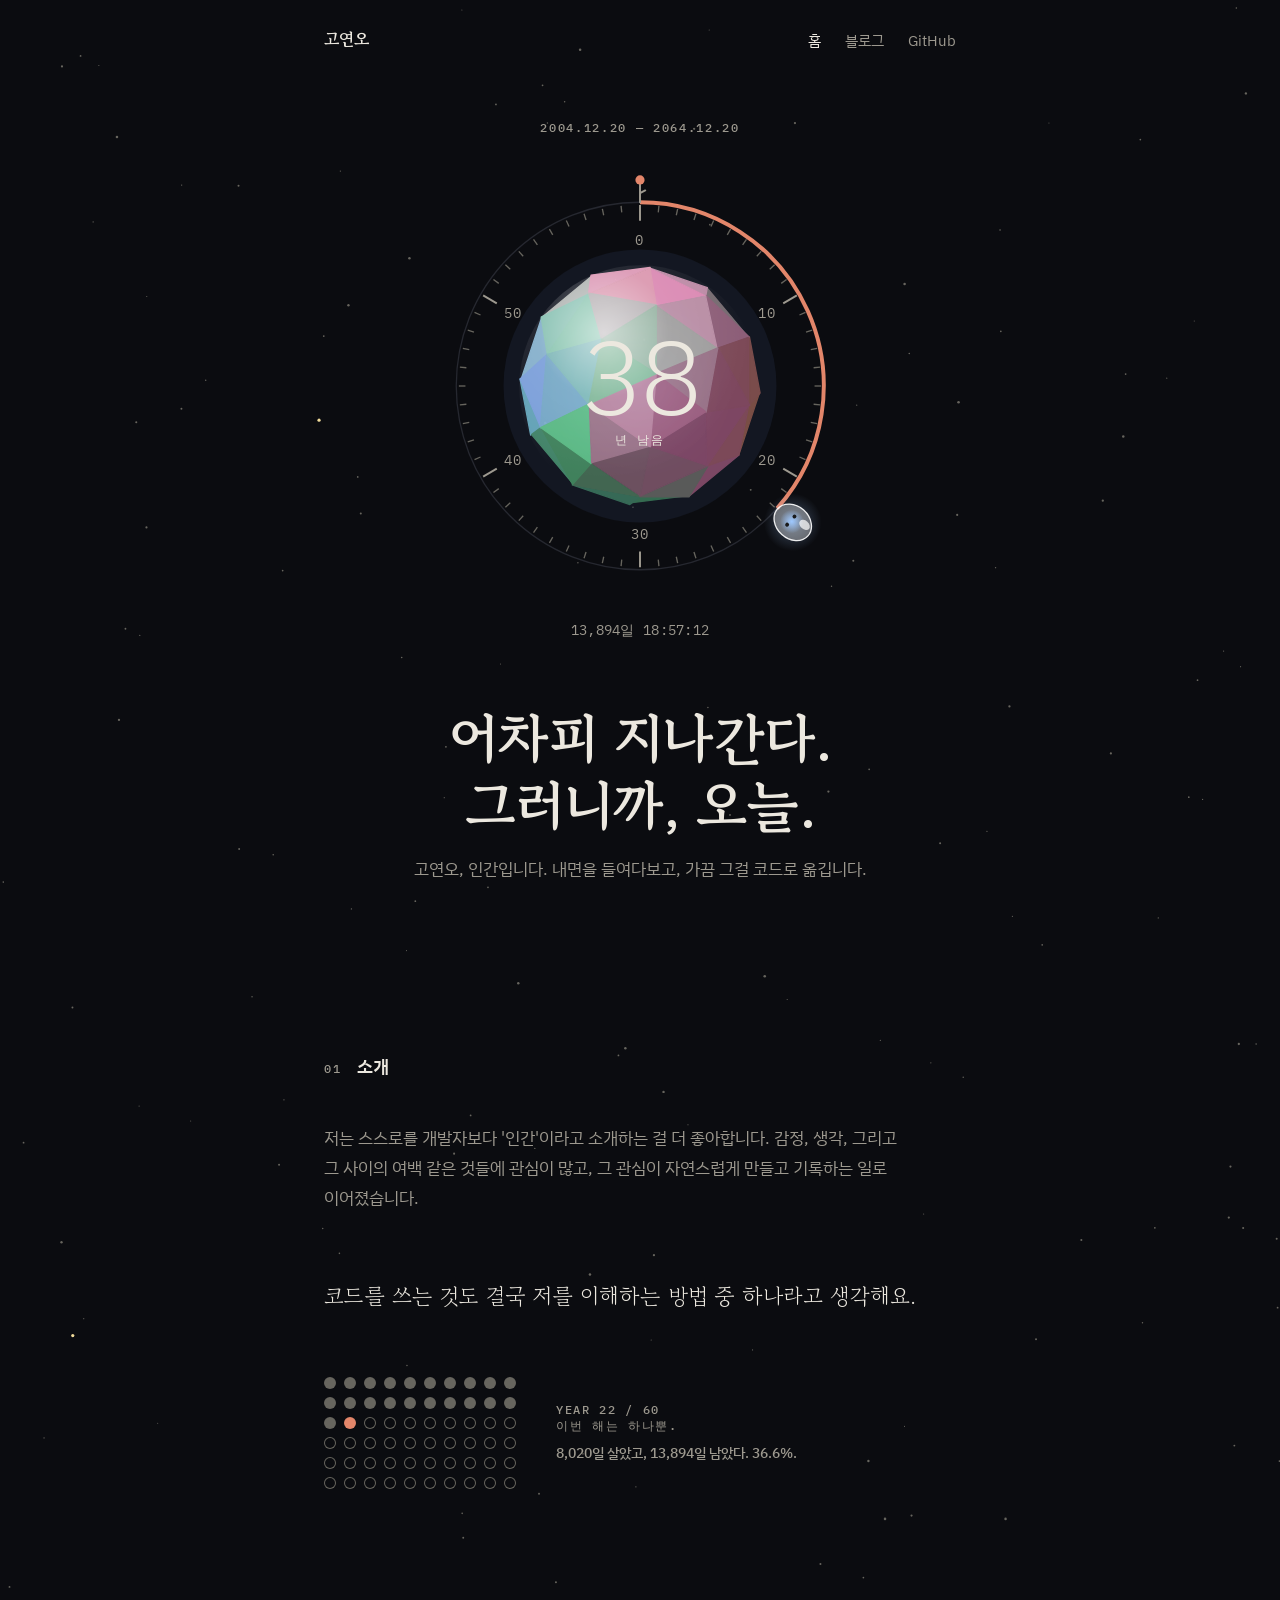
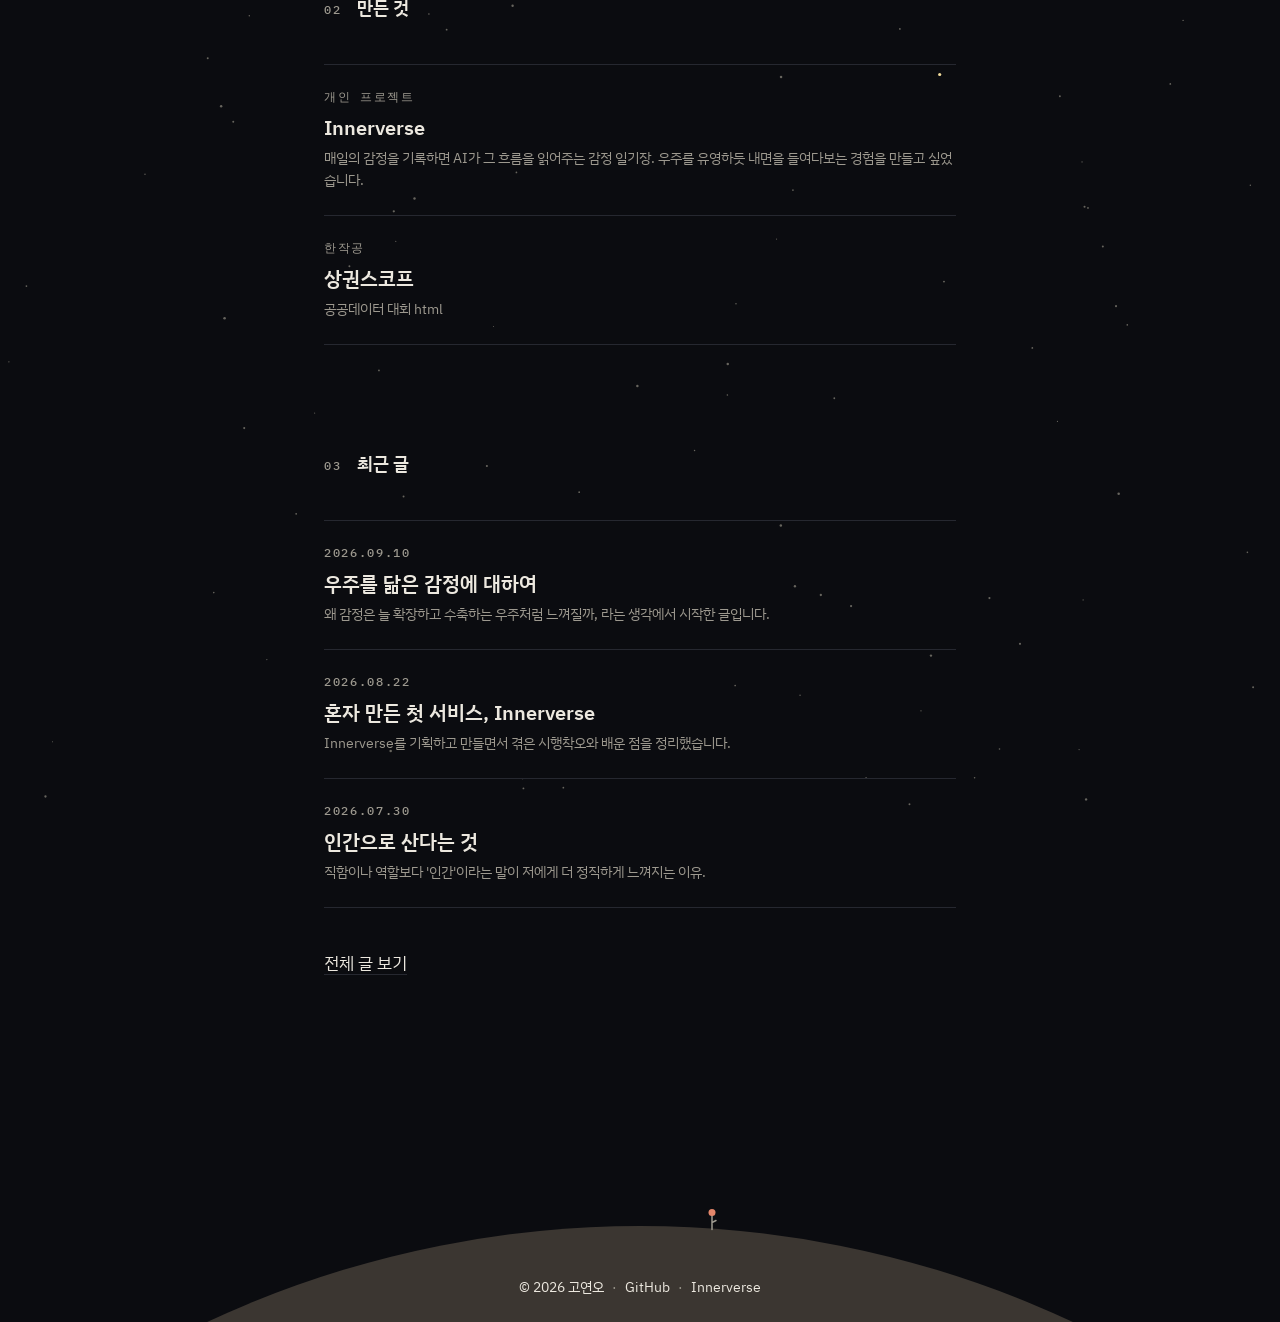
<file: index.html>
<!DOCTYPE html>
<html lang="ko">
<head>
<meta charset="UTF-8" />
<meta name="viewport" content="width=device-width, initial-scale=1.0" />
<title>고연오 · 인간</title>
<meta name="description" content="고연오의 개인 포트폴리오와 블로그. 60년짜리 시계와 작은 행성 하나, 그 위에서 만든 것들을 기록합니다." />
<link rel="icon" href="data:image/svg+xml,<svg xmlns=%22http://www.w3.org/2000/svg%22 viewBox=%220 0 100 100%22><circle cx=%2250%22 cy=%2250%22 r=%2244%22 fill=%22%23e3866a%22/></svg>" />
<link rel="preconnect" href="https://fonts.googleapis.com" />
<link rel="preconnect" href="https://fonts.gstatic.com" crossorigin />
<link href="https://fonts.googleapis.com/css2?family=Gowun+Batang:wght@400;700&family=IBM+Plex+Mono:wght@300;400;500&family=IBM+Plex+Sans+KR:wght@400;600&display=swap" rel="stylesheet" />
<link rel="stylesheet" href="style.css" />
</head>
<!-- 생일과 수명(년)은 여기서 바꿉니다. 시계, 그리드, 글의 '몇 번째 해'가 모두 이 값을 씁니다. -->
<body data-birth="2004-12-20" data-span="60" data-mood="calm">

<canvas class="sky" aria-hidden="true"></canvas>

<header class="site-nav">
  <div class="wrap">
    <a class="brand" href="index.html">고연오</a>
    <nav class="links">
      <a href="index.html" aria-current="page">홈</a>
      <a href="blog.html">블로그</a>
      <a href="https://github.com/yeono1220" target="_blank" rel="noopener">GitHub</a>
    </nav>
  </div>
</header>

<main>
  <section class="hero">
    <span class="life-range label" id="life-range"></span>
    <figure class="life-clock" id="life-clock">
      <div class="clock-center">
        <span class="clock-years">–</span>
        <span class="clock-unit label">년 남음</span>
      </div>
      <figcaption class="clock-live"></figcaption>
    </figure>
    <h1>어차피 지나간다.<br />그러니까, 오늘.</h1>
    <p class="lede">고연오, 인간입니다. 내면을 들여다보고, 가끔 그걸 코드로 옮깁니다.</p>
  </section>

  <section id="about">
    <div class="wrap">
      <h2><span class="idx">01</span>소개</h2>
      <p class="lead-text">
        저는 스스로를 개발자보다 '인간'이라고 소개하는 걸 더 좋아합니다.
        감정, 생각, 그리고 그 사이의 여백 같은 것들에 관심이 많고,
        그 관심이 자연스럽게 만들고 기록하는 일로 이어졌습니다.
      </p>
      <p class="quote">코드를 쓰는 것도 결국 저를 이해하는 방법 중 하나라고 생각해요.</p>
      <div class="life-grid-row">
        <div class="life-grid" id="life-grid" role="img"></div>
        <p class="label"><span id="life-grid-label">YEAR – / 60</span><br />이번 해는 하나뿐.<span class="stat" id="life-grid-stat"></span></p>
      </div>
    </div>
  </section>

  <section id="projects">
    <div class="wrap">
      <h2><span class="idx">02</span>만든 것</h2>
      <div class="post-list">
        <a class="post-row" href="https://innerverse-explorer.vercel.app/" target="_blank" rel="noopener">
          <span class="label">개인 프로젝트</span>
          <h3>Innerverse</h3>
          <p>매일의 감정을 기록하면 AI가 그 흐름을 읽어주는 감정 일기장. 우주를 유영하듯 내면을 들여다보는 경험을 만들고 싶었습니다.</p>
        </a>
        <a class="post-row" href="/sangkwon/" target="_blank" rel="noopener">
          <span class="label">한작공</span>
          <h3>상권스코프</h3>
          <p>공공데이터 대회 html</p>
        </a>
      </div>
    </div>
  </section>

  <section id="blog-preview">
    <div class="wrap">
      <h2><span class="idx">03</span>최근 글</h2>
      <div class="post-list" id="post-list"></div>
      <a class="more-link" href="blog.html">전체 글 보기</a>
    </div>
  </section>
</main>

<footer class="ground">
  <svg class="horizon" aria-hidden="true"></svg>
  <div class="wrap">
    <span>© 2026 고연오</span><span class="dot">·</span><a href="https://github.com/yeono1220" target="_blank" rel="noopener">GitHub</a><span class="dot">·</span><a href="https://innerverse-explorer.vercel.app/" target="_blank" rel="noopener">Innerverse</a>
  </div>
</footer>

<script src="script.js"></script>
<script src="posts.js"></script>
<script>Posts.renderList(document.getElementById("post-list"), 3);</script>
</body>
</html>
</file>
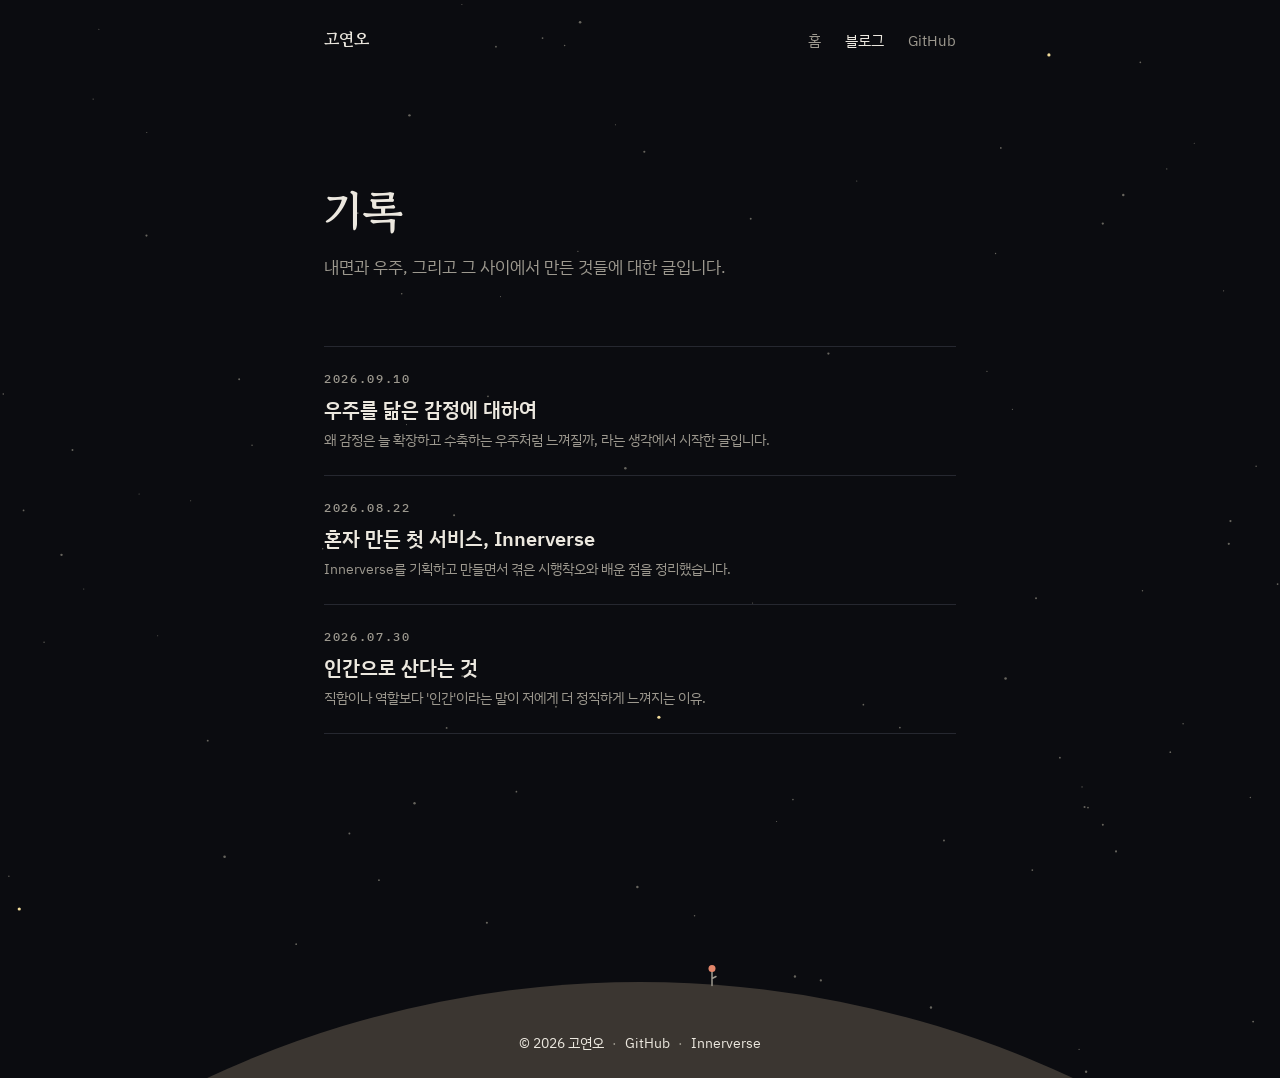
<file: blog.html>
<!DOCTYPE html>
<html lang="ko">
<head>
<meta charset="UTF-8" />
<meta name="viewport" content="width=device-width, initial-scale=1.0" />
<title>블로그 · 고연오</title>
<meta name="description" content="고연오의 블로그. 내면, 우주, 개발에 관한 기록." />
<link rel="icon" href="data:image/svg+xml,<svg xmlns=%22http://www.w3.org/2000/svg%22 viewBox=%220 0 100 100%22><circle cx=%2250%22 cy=%2250%22 r=%2244%22 fill=%22%23e3866a%22/></svg>" />
<link rel="preconnect" href="https://fonts.googleapis.com" />
<link rel="preconnect" href="https://fonts.gstatic.com" crossorigin />
<link href="https://fonts.googleapis.com/css2?family=Gowun+Batang:wght@400;700&family=IBM+Plex+Mono:wght@300;400;500&family=IBM+Plex+Sans+KR:wght@400;600&display=swap" rel="stylesheet" />
<link rel="stylesheet" href="style.css" />
</head>
<body data-birth="2004-12-20" data-span="60">

<canvas class="sky" aria-hidden="true"></canvas>

<header class="site-nav">
  <div class="wrap">
    <a class="brand" href="index.html">고연오</a>
    <nav class="links">
      <a href="index.html">홈</a>
      <a href="blog.html" aria-current="page">블로그</a>
      <a href="https://github.com/yeono1220" target="_blank" rel="noopener">GitHub</a>
    </nav>
  </div>
</header>

<main>
  <section>
    <div class="wrap">
      <h1 class="page-title">기록</h1>
      <p class="lead-text" style="margin-bottom: var(--space-6);">내면과 우주, 그리고 그 사이에서 만든 것들에 대한 글입니다.</p>

      <div class="post-list">
        <a class="post-row" href="posts/post-1.html">
          <time>2026.09.10</time>
          <h3>우주를 닮은 감정에 대하여</h3>
          <p>왜 감정은 늘 확장하고 수축하는 우주처럼 느껴질까, 라는 생각에서 시작한 글입니다.</p>
        </a>
        <a class="post-row" href="posts/post-2.html">
          <time>2026.08.22</time>
          <h3>혼자 만든 첫 서비스, Innerverse</h3>
          <p>Innerverse를 기획하고 만들면서 겪은 시행착오와 배운 점을 정리했습니다.</p>
        </a>
        <a class="post-row" href="posts/post-3.html">
          <time>2026.07.30</time>
          <h3>인간으로 산다는 것</h3>
          <p>직함이나 역할보다 '인간'이라는 말이 저에게 더 정직하게 느껴지는 이유.</p>
        </a>
      </div>
    </div>
  </section>
</main>

<footer class="ground">
  <svg class="horizon" aria-hidden="true"></svg>
  <div class="wrap">
    <span>© 2026 고연오</span><span class="dot">·</span><a href="https://github.com/yeono1220" target="_blank" rel="noopener">GitHub</a><span class="dot">·</span><a href="https://innerverse-explorer.vercel.app/" target="_blank" rel="noopener">Innerverse</a>
  </div>
</footer>

<script src="script.js"></script>
</body>
</html>
</file>
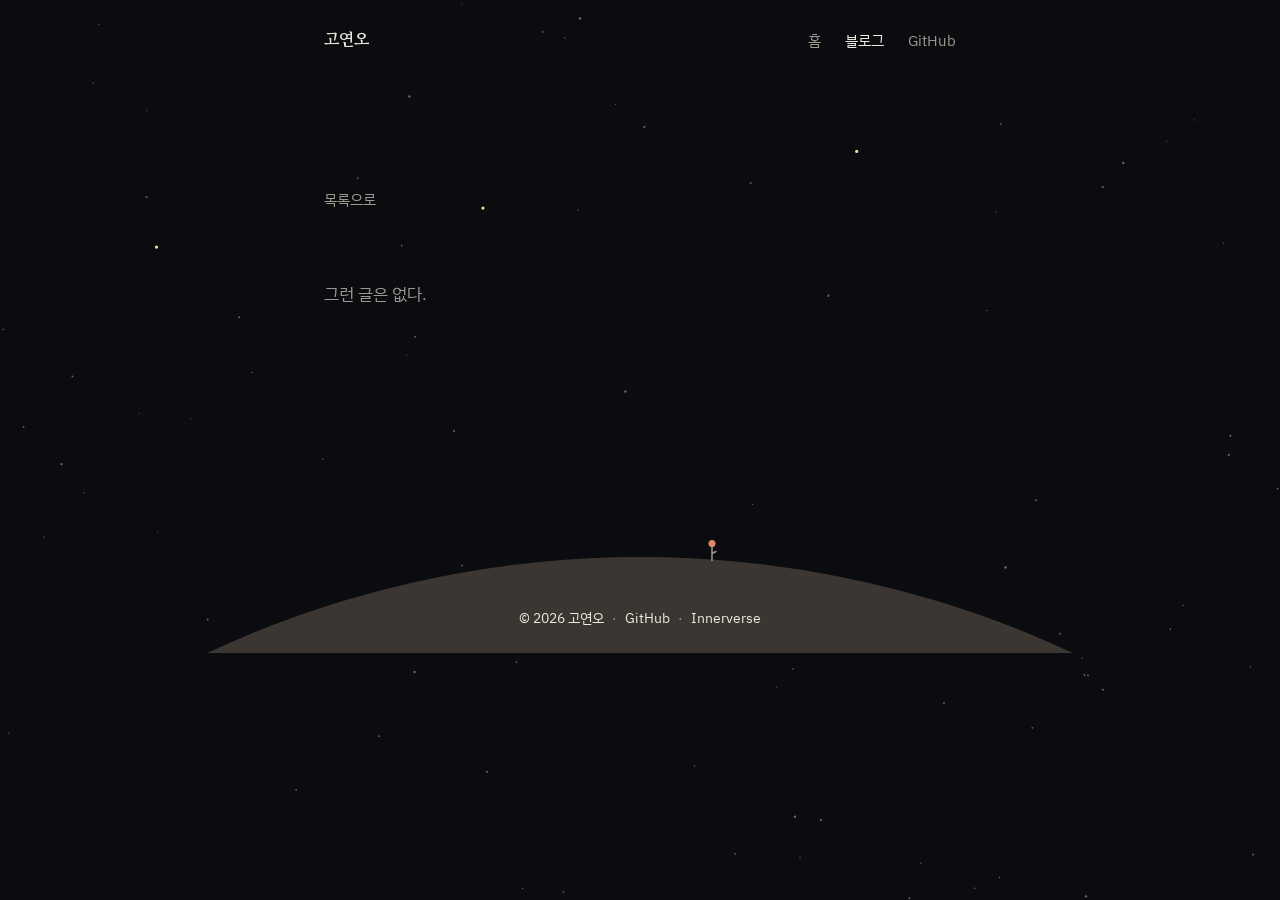
<file: post.html>
<!DOCTYPE html>
<html lang="ko">
<head>
<meta charset="UTF-8" />
<meta name="viewport" content="width=device-width, initial-scale=1.0" />
<title>글 · 고연오</title>
<link rel="icon" href="data:image/svg+xml,<svg xmlns=%22http://www.w3.org/2000/svg%22 viewBox=%220 0 100 100%22><circle cx=%2250%22 cy=%2250%22 r=%2244%22 fill=%22%23e3866a%22/></svg>" />
<link rel="preconnect" href="https://fonts.googleapis.com" />
<link rel="preconnect" href="https://fonts.gstatic.com" crossorigin />
<link href="https://fonts.googleapis.com/css2?family=Gowun+Batang:wght@400;700&family=IBM+Plex+Mono:wght@300;400;500&family=IBM+Plex+Sans+KR:wght@400;600&display=swap" rel="stylesheet" />
<link rel="stylesheet" href="style.css" />
</head>
<body data-birth="2004-12-20" data-span="60">

<canvas class="sky" aria-hidden="true"></canvas>

<header class="site-nav">
  <div class="wrap">
    <a class="brand" href="index.html">고연오</a>
    <nav class="links">
      <a href="index.html">홈</a>
      <a href="blog.html" aria-current="page">블로그</a>
      <a href="https://github.com/yeono1220" target="_blank" rel="noopener">GitHub</a>
    </nav>
  </div>
</header>

<main>
  <section>
    <div class="wrap">
      <a class="back-link" href="blog.html">목록으로</a>
      <article id="post"></article>
    </div>
  </section>
</main>

<footer class="ground">
  <svg class="horizon" aria-hidden="true"></svg>
  <div class="wrap">
    <span>© 2026 고연오</span><span class="dot">·</span><a href="https://github.com/yeono1220" target="_blank" rel="noopener">GitHub</a><span class="dot">·</span><a href="https://innerverse-explorer.vercel.app/" target="_blank" rel="noopener">Innerverse</a>
  </div>
</footer>

<script src="script.js"></script>
<script src="posts.js"></script>
<script>Posts.renderPost(document.getElementById("post"));</script>
</body>
</html>
</file>
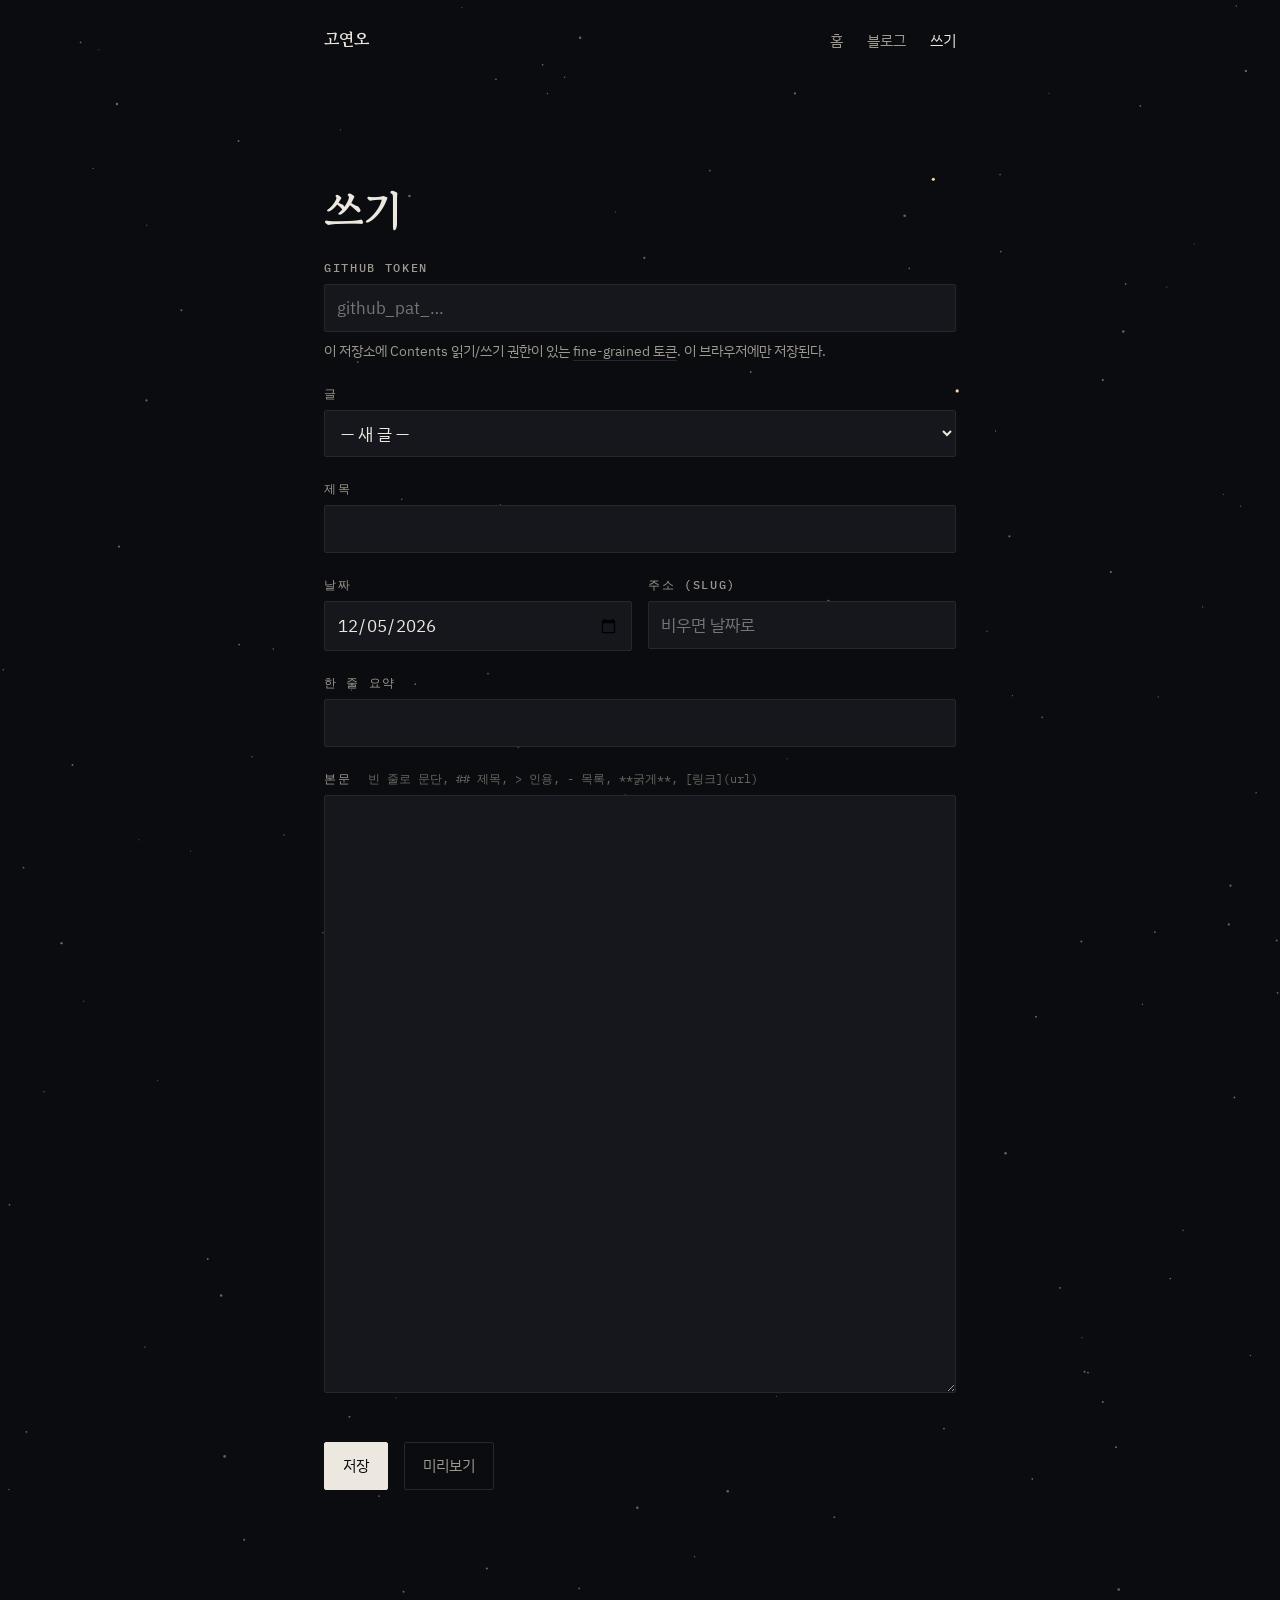
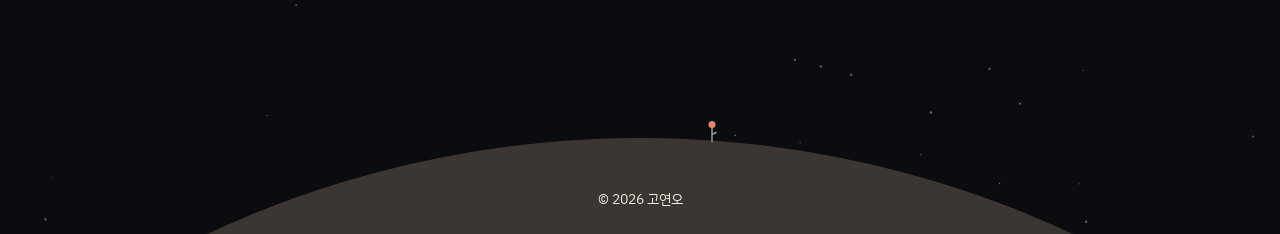
<file: write.html>
<!DOCTYPE html>
<html lang="ko">
<head>
<meta charset="UTF-8" />
<meta name="viewport" content="width=device-width, initial-scale=1.0" />
<title>쓰기 · 고연오</title>
<meta name="robots" content="noindex" />
<link rel="icon" href="data:image/svg+xml,<svg xmlns=%22http://www.w3.org/2000/svg%22 viewBox=%220 0 100 100%22><circle cx=%2250%22 cy=%2250%22 r=%2244%22 fill=%22%23e3866a%22/></svg>" />
<link rel="preconnect" href="https://fonts.googleapis.com" />
<link rel="preconnect" href="https://fonts.gstatic.com" crossorigin />
<link href="https://fonts.googleapis.com/css2?family=Gowun+Batang:wght@400;700&family=IBM+Plex+Mono:wght@300;400;500&family=IBM+Plex+Sans+KR:wght@400;600&display=swap" rel="stylesheet" />
<link rel="stylesheet" href="style.css" />
</head>
<body data-birth="2004-12-20" data-span="60">

<canvas class="sky" aria-hidden="true"></canvas>

<header class="site-nav">
  <div class="wrap">
    <a class="brand" href="index.html">고연오</a>
    <nav class="links">
      <a href="index.html">홈</a>
      <a href="blog.html">블로그</a>
      <a href="write.html" aria-current="page">쓰기</a>
    </nav>
  </div>
</header>

<main>
  <section>
    <div class="wrap editor">
      <h1 class="page-title">쓰기</h1>

      <div class="field" id="token-field">
        <label class="label" for="token">GITHUB TOKEN</label>
        <input id="token" type="password" autocomplete="off" placeholder="github_pat_…" />
        <p class="hint">이 저장소에 Contents 읽기/쓰기 권한이 있는 <a href="https://github.com/settings/personal-access-tokens/new" target="_blank" rel="noopener">fine-grained 토큰</a>. 이 브라우저에만 저장된다.</p>
      </div>

      <div class="field">
        <label class="label" for="pick">글</label>
        <select id="pick"><option value="">— 새 글 —</option></select>
      </div>

      <div class="field">
        <label class="label" for="title">제목</label>
        <input id="title" type="text" />
      </div>

      <div class="field row">
        <div>
          <label class="label" for="date">날짜</label>
          <input id="date" type="date" />
        </div>
        <div>
          <label class="label" for="slug">주소 (SLUG)</label>
          <input id="slug" type="text" placeholder="비우면 날짜로" />
        </div>
      </div>

      <div class="field">
        <label class="label" for="excerpt">한 줄 요약</label>
        <input id="excerpt" type="text" />
      </div>

      <div class="field">
        <label class="label" for="body">본문 <span class="hint-inline">빈 줄로 문단, ## 제목, &gt; 인용, - 목록, **굵게**, [링크](url)</span></label>
        <textarea id="body" rows="18"></textarea>
      </div>

      <div class="actions">
        <button id="save" class="btn">저장</button>
        <button id="preview" class="btn quiet">미리보기</button>
        <button id="delete" class="btn quiet danger" hidden>삭제</button>
        <span id="status" class="label"></span>
      </div>

      <article id="preview-box" class="preview" hidden></article>
    </div>
  </section>
</main>

<footer class="ground">
  <svg class="horizon" aria-hidden="true"></svg>
  <div class="wrap"><span>© 2026 고연오</span></div>
</footer>

<script src="script.js"></script>
<script src="posts.js"></script>
<script>
(function () {
  const $ = (id) => document.getElementById(id);
  const { owner, repo, branch } = Posts.REPO;
  const API = `https://api.github.com/repos/${owner}/${repo}/contents/`;
  const KEY = "iv.token";
  let posts = [];
  let current = null; // 편집 중인 글

  // ---- 토큰: 이 브라우저의 localStorage 에만 ----
  try { $("token").value = localStorage.getItem(KEY) || ""; } catch (e) {}
  $("token").addEventListener("change", () => { try { localStorage.setItem(KEY, $("token").value.trim()); } catch (e) {} });

  const b64 = (s) => btoa(String.fromCharCode(...new TextEncoder().encode(s)));
  const unb64 = (s) => new TextDecoder().decode(Uint8Array.from(atob(s.replace(/\n/g, "")), (c) => c.charCodeAt(0)));

  async function gh(path, opts) {
    const token = $("token").value.trim();
    if (!token) throw new Error("토큰이 없다.");
    const r = await fetch(API + path + (opts && opts.method ? "" : `?ref=${branch}&t=${Date.now()}`), {
      ...opts,
      headers: { Authorization: `Bearer ${token}`, Accept: "application/vnd.github+json", ...(opts && opts.headers) },
    });
    if (r.status === 404 && !(opts && opts.method)) return null;
    if (!r.ok) throw new Error(`GitHub ${r.status}: ${(await r.json()).message || ""}`);
    return r.json();
  }
  const put = (path, content, sha, message) =>
    gh(path, { method: "PUT", body: JSON.stringify({ message, content: b64(content), branch, ...(sha ? { sha } : {}) }) });

  function status(msg, ok) { $("status").textContent = msg; $("status").style.color = ok === false ? "var(--rose)" : ""; }

  // ---- 목록 ----
  async function load() {
    posts = await Posts.list();
    $("pick").innerHTML = '<option value="">— 새 글 —</option>' + posts.map((p) => `<option value="${p.slug}">${Posts.fmtDate(p.date)} · ${Posts.esc(p.title)}</option>`).join("");
    const want = new URLSearchParams(location.search).get("p");
    if (want) { $("pick").value = want; await open(want); } else fresh();
  }

  function fresh() {
    current = null;
    $("title").value = ""; $("excerpt").value = ""; $("slug").value = ""; $("body").value = "";
    $("date").value = new Date().toISOString().slice(0, 10);
    $("delete").hidden = true;
    $("preview-box").hidden = true;
    status("");
  }

  async function open(slug) {
    const p = posts.find((x) => x.slug === slug);
    if (!p) return fresh();
    current = p;
    $("title").value = p.title; $("excerpt").value = p.excerpt || ""; $("slug").value = p.slug; $("date").value = p.date;
    const r = await fetch(`posts/${slug}.md?t=${Date.now()}`, { cache: "no-cache" });
    $("body").value = r.ok ? await r.text() : "";
    $("delete").hidden = false;
    status("");
  }

  $("pick").addEventListener("change", (e) => (e.target.value ? open(e.target.value) : fresh()));

  // ---- 저장: posts/<slug>.md 와 posts/index.json 두 파일 ----
  $("save").addEventListener("click", async () => {
    const title = $("title").value.trim(), date = $("date").value, body = $("body").value.replace(/\s+$/, "") + "\n";
    let slug = ($("slug").value.trim() || date).toLowerCase().replace(/[^a-z0-9가-힣-]+/g, "-").replace(/^-|-$/g, "");
    if (!title || !date || !body.trim()) return status("제목, 날짜, 본문은 있어야 한다.", false);
    if (!current && posts.some((p) => p.slug === slug)) slug += "-2";
    try {
      status("저장 중…");
      $("save").disabled = true;
      const mdFile = await gh(`posts/${slug}.md`);
      await put(`posts/${slug}.md`, body, mdFile && mdFile.sha, `${current ? "수정" : "새 글"}: ${title}`);
      const idx = await gh("posts/index.json");
      const list = idx ? JSON.parse(unb64(idx.content)) : [];
      const entry = { slug, title, date, excerpt: $("excerpt").value.trim() };
      const i = list.findIndex((p) => p.slug === (current ? current.slug : slug));
      if (i >= 0) list[i] = entry; else list.push(entry);
      list.sort((a, b) => (a.date < b.date ? 1 : -1));
      if (current && current.slug !== slug) {
        const old = await gh(`posts/${current.slug}.md`);
        if (old) await gh(`posts/${current.slug}.md`, { method: "DELETE", body: JSON.stringify({ message: `이동: ${current.slug} → ${slug}`, sha: old.sha, branch }) });
      }
      await put("posts/index.json", JSON.stringify(list, null, 2) + "\n", idx && idx.sha, `목록: ${title}`);
      status("저장했다. 1~2분 뒤 사이트에 보인다.");
      current = entry;
      $("slug").value = slug; $("delete").hidden = false;
      history.replaceState(null, "", `write.html?p=${encodeURIComponent(slug)}`);
    } catch (e) {
      status(e.message, false);
    } finally {
      $("save").disabled = false;
    }
  });

  // ---- 삭제 ----
  $("delete").addEventListener("click", async () => {
    if (!current || !confirm(`"${current.title}" 을 지울까?`)) return;
    try {
      status("지우는 중…");
      const md = await gh(`posts/${current.slug}.md`);
      if (md) await gh(`posts/${current.slug}.md`, { method: "DELETE", body: JSON.stringify({ message: `삭제: ${current.title}`, sha: md.sha, branch }) });
      const idx = await gh("posts/index.json");
      const list = JSON.parse(unb64(idx.content)).filter((p) => p.slug !== current.slug);
      await put("posts/index.json", JSON.stringify(list, null, 2) + "\n", idx.sha, `목록에서 삭제: ${current.title}`);
      status("지웠다.");
      await load(); fresh(); $("pick").value = "";
    } catch (e) { status(e.message, false); }
  });

  // ---- 미리보기 ----
  $("preview").addEventListener("click", () => {
    const box = $("preview-box");
    box.hidden = !box.hidden;
    if (!box.hidden) box.innerHTML = `<header class="post-header"><time>${Posts.fmtDate($("date").value || "")}</time><h1>${Posts.esc($("title").value)}</h1></header><div class="post-body">${Posts.markdown($("body").value)}</div>`;
  });

  load().catch((e) => status(e.message, false));
})();
</script>
</body>
</html>
</file>
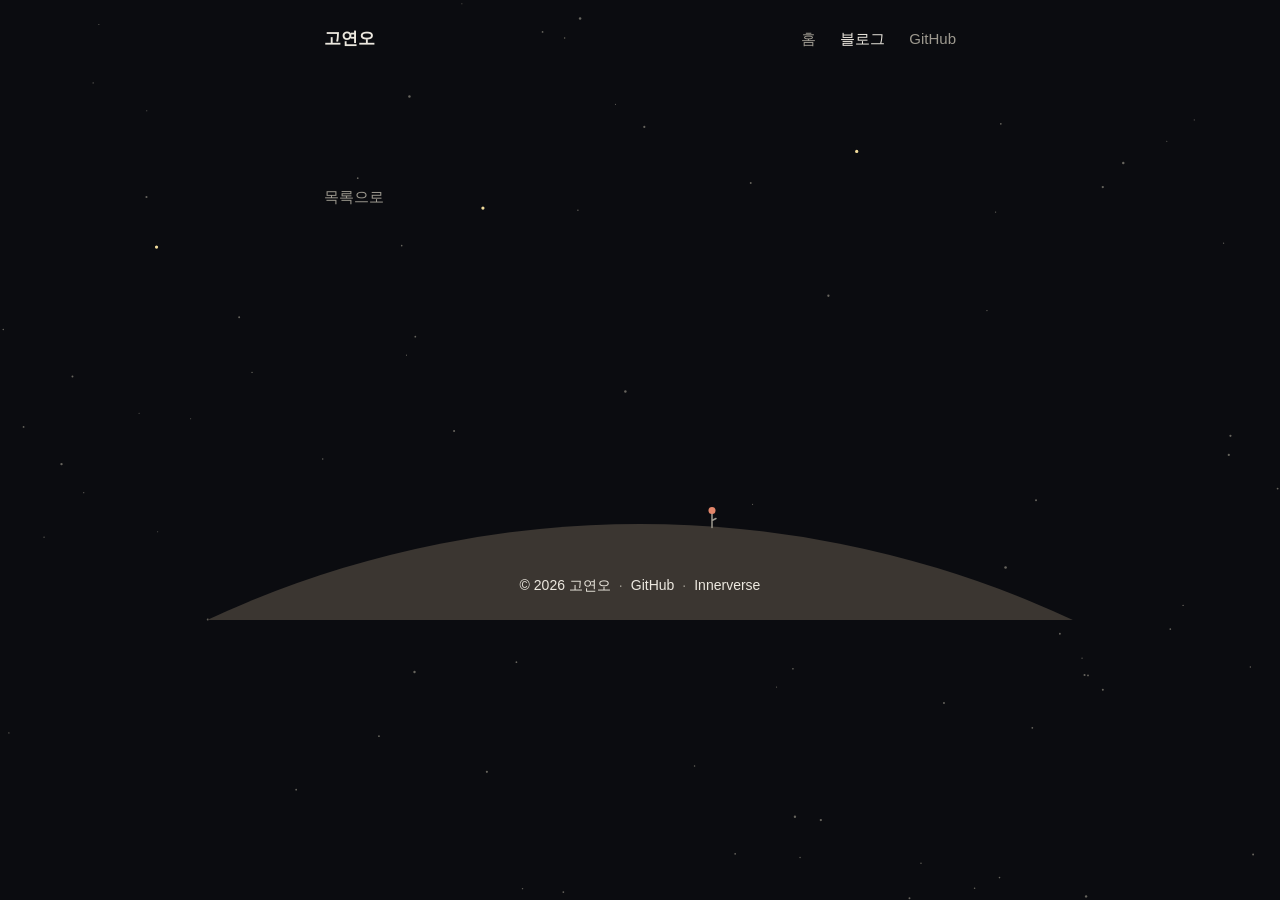
<file: posts/post-1.html>
<!DOCTYPE html><html lang="ko"><head><meta charset="UTF-8"><meta http-equiv="refresh" content="0; url=../post.html?p=post-1"><link rel="canonical" href="../post.html?p=post-1"></head><body><a href="../post.html?p=post-1">이동 중…</a></body></html>
</file>
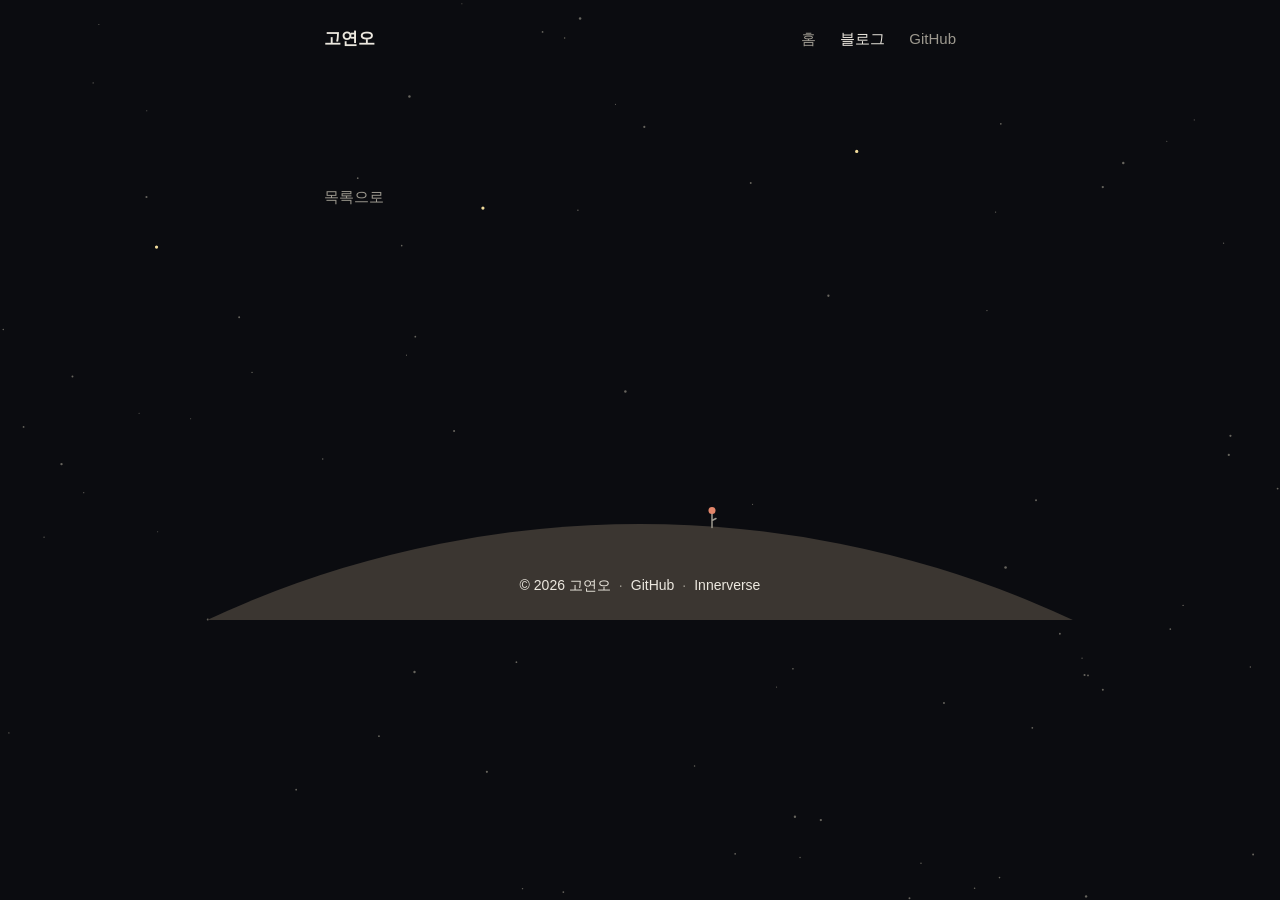
<file: posts/post-2.html>
<!DOCTYPE html><html lang="ko"><head><meta charset="UTF-8"><meta http-equiv="refresh" content="0; url=../post.html?p=post-2"><link rel="canonical" href="../post.html?p=post-2"></head><body><a href="../post.html?p=post-2">이동 중…</a></body></html>
</file>
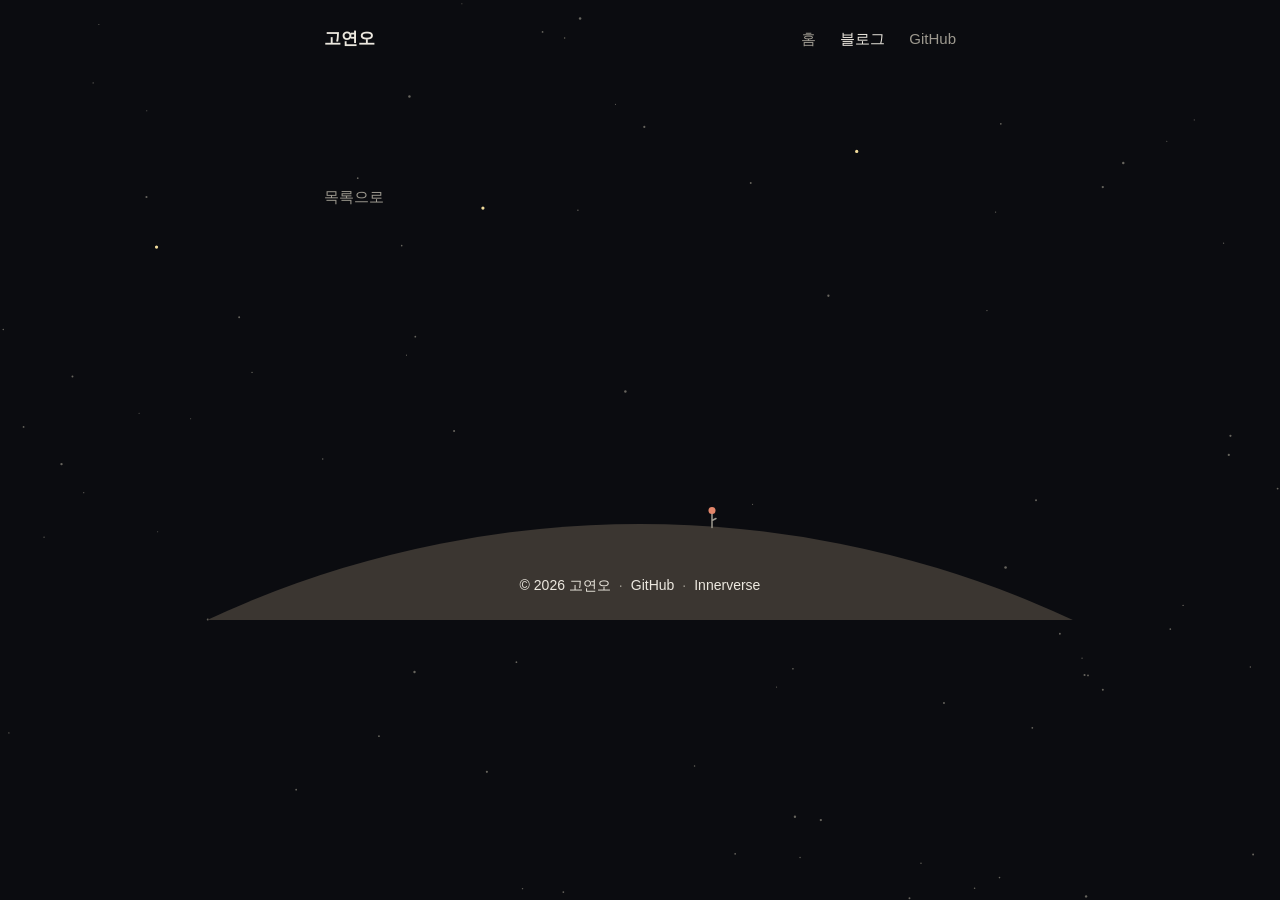
<file: posts/post-3.html>
<!DOCTYPE html><html lang="ko"><head><meta charset="UTF-8"><meta http-equiv="refresh" content="0; url=../post.html?p=post-3"><link rel="canonical" href="../post.html?p=post-3"></head><body><a href="../post.html?p=post-3">이동 중…</a></body></html>
</file>
<file: style.css>
/* Innerverse — 허무한 낙관주의.
   평평한 어둠, 헤어라인, 장미 하나. 그라데이션·글로우·그림자 없음. */

:root {
  --void: #0b0c10;
  --void-raised: #15171d;
  --hairline: #262830;
  --ink: #ece8df;
  --ink-muted: #9d998f;
  --ink-faint: #67655e;
  --rose: #e3866a;
  --planet: #3b3631;
  --star: #f2dc9b;

  --font-serif: "Gowun Batang", "Noto Serif KR", Georgia, serif;
  --font-sans: "IBM Plex Sans KR", "Pretendard", -apple-system, "Malgun Gothic", sans-serif;
  --font-mono: "IBM Plex Mono", ui-monospace, "SFMono-Regular", Menlo, monospace;

  --space-1: 4px;
  --space-2: 8px;
  --space-3: 16px;
  --space-4: 24px;
  --space-5: 40px;
  --space-6: 64px;
  --space-7: 104px;

  --measure: 680px;
}

* {
  box-sizing: border-box;
}

html {
  scroll-behavior: smooth;
}

body {
  margin: 0;
  background: var(--void);
  color: var(--ink);
  font-family: var(--font-sans);
  font-size: 17px;
  line-height: 30px;
  -webkit-font-smoothing: antialiased;
}

@media (prefers-reduced-motion: reduce) {
  html {
    scroll-behavior: auto;
  }
}

a {
  color: inherit;
}

a:focus-visible {
  outline: 2px solid var(--rose);
  outline-offset: 3px;
  border-radius: 2px;
}

.wrap {
  max-width: var(--measure);
  margin: 0 auto;
  padding: 0 var(--space-4);
}

/* ---------- 하늘 ---------- */

canvas.sky {
  position: absolute;
  top: 0;
  left: 0;
  width: 100%;
  z-index: -1;
  pointer-events: none;
}

/* ---------- nav ---------- */

header.site-nav .wrap {
  display: flex;
  align-items: baseline;
  justify-content: space-between;
  padding-top: var(--space-4);
  padding-bottom: var(--space-4);
}

.brand {
  font-family: var(--font-serif);
  font-weight: 700;
  text-decoration: none;
}

nav.links {
  display: flex;
  gap: var(--space-4);
}

nav.links a {
  color: var(--ink-muted);
  text-decoration: none;
  font-size: 15px;
}

nav.links a:hover,
nav.links a[aria-current="page"] {
  color: var(--ink);
}

/* ---------- labels ---------- */

.label,
time,
.life-year {
  font-family: var(--font-mono);
  font-size: 12px;
  line-height: 16px;
  font-weight: 500;
  letter-spacing: 0.14em;
  color: var(--ink-muted);
}

/* ---------- hero: 시계 = 행성 ---------- */

.hero {
  min-height: calc(100svh - 80px);
  display: flex;
  flex-direction: column;
  align-items: center;
  justify-content: center;
  text-align: center;
  padding: var(--space-5) var(--space-3) var(--space-6);
}

.life-range {
  display: block;
  margin-bottom: var(--space-5);
}

.life-clock {
  position: relative;
  margin: 0;
  width: min(420px, 86vw);
}

.life-clock svg {
  display: block;
  width: 100%;
  height: auto;
  overflow: visible;
}

.clock-track { fill: none; stroke: var(--hairline); stroke-width: 1px; }
.clock-elapsed { fill: none; stroke: var(--rose); stroke-width: 3px; transition: stroke-dashoffset 1.8s cubic-bezier(0.2, 0.7, 0.2, 1); }
.clock-tick { stroke: var(--ink-faint); stroke-width: 1px; }
.clock-tick.is-decade { stroke: var(--ink-muted); stroke-width: 1.5px; }
.clock-num { fill: var(--ink-muted); font-family: var(--font-mono); font-size: 11px; letter-spacing: 0.08em; }
.globe-face { stroke-width: 1px; stroke-linejoin: round; }
.globe-faces { opacity: 0.92; }
.globe-atmo { fill: #6f9ae8; opacity: 0.08; }
.globe-shine { mix-blend-mode: screen; }
.momo-aura { fill: url(#momoSoulG); opacity: 0.35; }
.momo-body { fill: rgba(255, 255, 255, 0.34); stroke: rgba(255, 255, 255, 0.9); stroke-width: 1px; }
.momo-soul { fill: url(#momoSoulG); }
.momo-shine { fill: #fff; opacity: 0.7; }
.momo-eye { fill: #1a1a1a; }
.momo-bob { animation: momo-bob 2.2s ease-in-out infinite; }
@keyframes momo-bob { 0%, 100% { transform: translateY(0) scale(1, 1); } 50% { transform: translateY(-1.5px) scale(1.03, 0.97); } }
@media (prefers-reduced-motion: reduce) { .momo-bob { animation: none; } }

.clock-center {
  position: absolute;
  top: 0;
  left: 0;
  width: 100%;
  aspect-ratio: 1;
  display: flex;
  flex-direction: column;
  align-items: center;
  justify-content: center;
  pointer-events: none;
}

.clock-years {
  font-family: var(--font-mono);
  font-size: 104px;
  line-height: 104px;
  font-weight: 300;
  letter-spacing: -0.03em;
  font-variant-numeric: tabular-nums;
}

.clock-unit {
  margin-top: var(--space-1);
  color: var(--ink);
}

.clock-live {
  margin-top: var(--space-4);
  font-family: var(--font-mono);
  font-size: 14px;
  line-height: 20px;
  letter-spacing: 0.02em;
  font-variant-numeric: tabular-nums;
  color: var(--ink-muted);
}

/* 처음 한 번: 호가 그려진 뒤 왕자와 숫자가 나타난다 */
.life-clock .momo,
.life-clock .globe,
.life-clock .clock-center {
  opacity: 0;
  transition: opacity 0.9s ease 1.1s;
}

.life-clock.is-ready .momo,
.life-clock.is-ready .globe,
.life-clock.is-ready .clock-center {
  opacity: 1;
}

.hero h1 {
  font-family: var(--font-serif);
  font-weight: 700;
  font-size: clamp(36px, 7vw, 56px);
  line-height: 1.2;
  letter-spacing: -0.01em;
  margin: var(--space-6) 0 var(--space-3);
}

.hero .lede {
  color: var(--ink-muted);
  max-width: 30em;
  margin: 0;
}

/* ---------- 그림 공통 ---------- */

.figure { fill: none; stroke: var(--ink); stroke-width: 1.5px; stroke-linecap: round; }
.figure .solid { fill: var(--ink); stroke: none; }
.figure .scarf { stroke: var(--star); stroke-width: 2px; }
.rose-stem { fill: none; stroke: var(--ink-muted); stroke-width: 1.5px; stroke-linecap: round; }
.rose-bloom { fill: var(--rose); }
.planet-body { fill: var(--planet); }

/* ---------- sections ---------- */

section {
  padding: var(--space-7) 0 0;
}

section h2 {
  font-size: 18px;
  line-height: 28px;
  font-weight: 600;
  margin: 0 0 var(--space-5);
  display: flex;
  align-items: baseline;
  gap: var(--space-3);
}

section h2 .idx {
  font-family: var(--font-mono);
  font-size: 12px;
  letter-spacing: 0.14em;
  font-weight: 500;
  color: var(--ink-muted);
}

.lead-text {
  color: var(--ink-muted);
  max-width: 34em;
  margin: 0;
}

.quote {
  font-family: var(--font-serif);
  font-size: 22px;
  line-height: 36px;
  margin: var(--space-6) 0 0;
  color: var(--ink);
}

/* ---------- life grid ---------- */

.life-grid-row {
  display: flex;
  gap: var(--space-5);
  align-items: center;
  margin-top: var(--space-6);
}

.life-grid {
  display: grid;
  grid-template-columns: repeat(10, 12px);
  gap: 8px;
  flex: none;
}

.life-grid span {
  width: 12px;
  height: 12px;
  border-radius: 50%;
  box-shadow: inset 0 0 0 1px var(--ink-faint);
}

.life-grid span.is-spent { background: var(--ink-faint); box-shadow: none; }
.life-grid span.is-now { background: var(--rose); box-shadow: none; }

.life-grid-row p {
  margin: 0;
}

.life-grid-row .stat {
  display: block;
  margin-top: var(--space-2);
  font-family: var(--font-sans);
  font-size: 14px;
  line-height: 22px;
  letter-spacing: 0;
  color: var(--ink-muted);
}

/* ---------- rows (projects, posts) ---------- */

.post-list {
  display: flex;
  flex-direction: column;
}

.post-row {
  display: flex;
  flex-direction: column;
  gap: var(--space-1);
  padding: var(--space-4) 0;
  border-top: 1px solid var(--hairline);
  text-decoration: none;
}

.post-row:last-child {
  border-bottom: 1px solid var(--hairline);
}

.post-row h3 {
  margin: var(--space-1) 0 0;
  font-size: 20px;
  line-height: 30px;
  font-weight: 600;
  transition: color 0.15s ease;
}

.post-row:hover h3 {
  color: var(--rose);
}

.post-row p {
  margin: 0;
  font-size: 14px;
  line-height: 22px;
  color: var(--ink-muted);
}

.more-link {
  display: inline-block;
  margin-top: var(--space-5);
  text-decoration: underline;
  text-decoration-color: var(--hairline);
  text-underline-offset: 5px;
}

.more-link:hover {
  color: var(--rose);
  text-decoration-color: var(--rose);
}

/* ---------- page title (blog) ---------- */

.page-title {
  font-family: var(--font-serif);
  font-size: 44px;
  line-height: 52px;
  font-weight: 700;
  margin: 0 0 var(--space-3);
}

/* ---------- single post ---------- */

.post-header h1 {
  font-family: var(--font-serif);
  font-weight: 700;
  font-size: clamp(28px, 6vw, 36px);
  line-height: 1.35;
  margin: var(--space-2) 0 var(--space-6);
}

.post-body p {
  margin: 0;
}

.post-body p + p {
  margin-top: var(--space-4);
}

.back-link {
  display: inline-block;
  margin-bottom: var(--space-6);
  color: var(--ink-muted);
  text-decoration: none;
  font-size: 15px;
}

.back-link:hover {
  color: var(--ink);
}

/* ---------- 땅: 페이지 끝의 행성 ---------- */

footer.ground {
  position: relative;
  height: 240px;
  margin-top: var(--space-7);
  overflow: hidden;
}

footer.ground .horizon {
  position: absolute;
  inset: 0;
  width: 100%;
  height: 100%;
  display: block;
}

footer.ground .wrap {
  position: absolute;
  left: 0;
  right: 0;
  bottom: var(--space-4);
  text-align: center;
  font-size: 14px;
  line-height: 22px;
  color: var(--ink);
}

footer.ground a {
  text-decoration: none;
}

footer.ground a:hover {
  color: var(--rose);
}

footer.ground .dot {
  margin: 0 var(--space-2);
  color: var(--ink-muted);
}

@media (max-width: 600px) {
  .wrap {
    padding: 0 var(--space-3);
  }
  section {
    padding-top: var(--space-6);
  }
  .clock-years {
    font-size: 72px;
    line-height: 72px;
  }
  .life-grid-row {
    flex-direction: column;
    align-items: flex-start;
  }
  footer.ground {
    height: 200px;
  }
}

/* ---------- post body (markdown) ---------- */

.post-body h2, .post-body h3 { font-family: var(--font-serif); font-weight: 700; margin: var(--space-6) 0 var(--space-3); }
.post-body h2 { font-size: 24px; line-height: 36px; }
.post-body h3 { font-size: 20px; line-height: 32px; }
.post-body blockquote { font-family: var(--font-serif); font-size: 20px; line-height: 34px; margin: var(--space-5) 0; }
.post-body ul { padding-left: 1.2em; margin: var(--space-4) 0; }
.post-body hr { border: 0; border-top: 1px solid var(--hairline); margin: var(--space-6) 0; }
.post-body code { font-family: var(--font-mono); font-size: 0.9em; background: var(--void-raised); padding: 1px 5px; border-radius: 2px; }
.post-body a { text-decoration: underline; text-decoration-color: var(--hairline); text-underline-offset: 5px; }
.post-body a:hover { color: var(--rose); text-decoration-color: var(--rose); }
.post-edit { margin-top: var(--space-6); }
.post-edit a { text-decoration: none; }
.post-edit a:hover { color: var(--rose); }

/* ---------- 쓰기 ---------- */

.editor .field { margin-top: var(--space-4); }
.editor .field.row { display: grid; grid-template-columns: 1fr 1fr; gap: var(--space-3); }
.editor label { display: block; margin-bottom: var(--space-2); }
.editor input, .editor select, .editor textarea {
  width: 100%; margin: 0; padding: 10px 12px;
  background: var(--void-raised); color: var(--ink); border: 1px solid var(--hairline); border-radius: 2px;
  font: inherit; line-height: 26px;
}
.editor textarea { font-family: var(--font-serif); font-size: 18px; line-height: 32px; resize: vertical; }
.editor input:focus, .editor select:focus, .editor textarea:focus { outline: 2px solid var(--rose); outline-offset: 2px; }
.editor .hint { margin: var(--space-2) 0 0; font-size: 14px; line-height: 22px; color: var(--ink-muted); }
.editor .hint a { text-decoration: underline; text-decoration-color: var(--hairline); text-underline-offset: 4px; }
.editor .hint-inline { font-weight: 400; letter-spacing: 0; text-transform: none; margin-left: var(--space-2); color: var(--ink-faint); }
.editor .actions { display: flex; align-items: center; gap: var(--space-3); margin-top: var(--space-5); flex-wrap: wrap; }
.btn { font: inherit; font-size: 15px; padding: 8px 18px; border-radius: 2px; cursor: pointer; background: var(--ink); color: var(--void); border: 1px solid var(--ink); }
.btn:hover { background: var(--rose); border-color: var(--rose); }
.btn.quiet { background: transparent; color: var(--ink-muted); border-color: var(--hairline); }
.btn.quiet:hover { color: var(--ink); border-color: var(--ink-muted); background: transparent; }
.btn.danger:hover { color: var(--rose); border-color: var(--rose); }
.btn:disabled { opacity: .5; cursor: default; }
.preview { margin-top: var(--space-6); padding-top: var(--space-5); border-top: 1px solid var(--hairline); }
@media (max-width: 600px) { .editor .field.row { grid-template-columns: 1fr; } }
</file>
